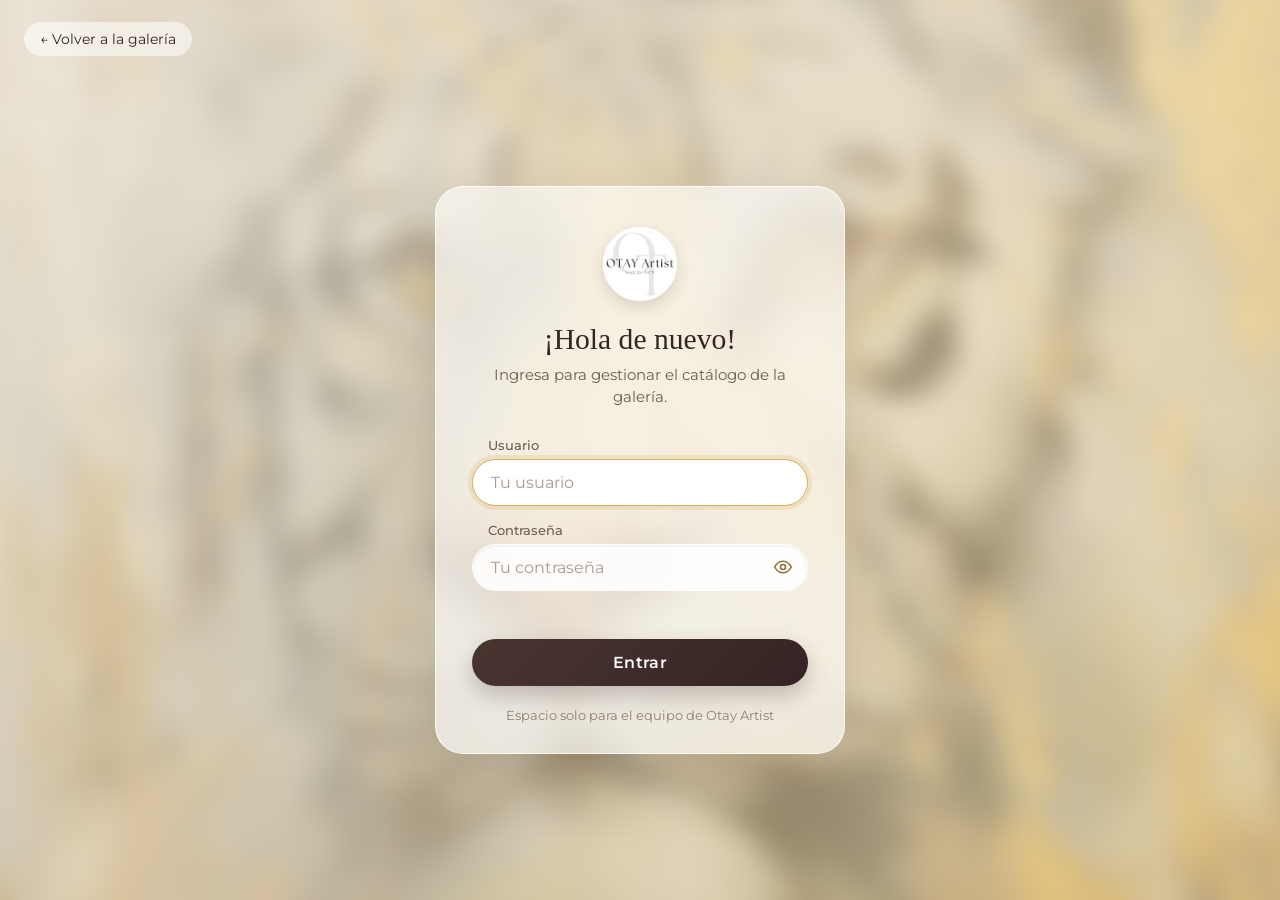
<file: PAGINAS/admin.html>
<!DOCTYPE html>
<html lang="es">
<head>
    <script src="../auth-admin.js"></script>
    <meta charset="UTF-8">
    <meta name="viewport" content="width=device-width, initial-scale=1.0">
    
    <title>Otay Artist</title>
    <link rel="icon" type="image/png" href="../IMAGENES/logootay_header.png">
    <link href="https://cdn.jsdelivr.net/npm/bootstrap@5.3.3/dist/css/bootstrap.min.css" rel="stylesheet"
        integrity="sha384-QWTKZyjpPEjISv5WaRU9OFeRpok6YctnYmDr5pNlyT2bRjXh0JMhjY6hW+ALEwIH" crossorigin="anonymous">
    <link rel="stylesheet" href="../styles.css">
    <script src="https://cdn.jsdelivr.net/npm/bootstrap@5.3.3/dist/js/bootstrap.bundle.min.js"
        integrity="sha384-YvpcrYf0tY3lHB60NNkmXc5s9fDVZLESaAA55NDzOxhy9GkcIdslK1eN7N6jIeHz"
        crossorigin="anonymous"></script>
</head>
<body>
    <header>
        <nav class="navbar navbar-expand-lg titulo sticky-top">
            <div class="container-fluid max-width-1200 px-lg-4">
                <a class="navbar-brand logo-link" href="admin.html">
                    <img src="../IMAGENES/logootay_header.png" alt="Otay Artist" class="logo-header">
                </a>

                <button class="navbar-toggler border-0" type="button" data-bs-toggle="collapse"
                    data-bs-target="#menuOtay" aria-controls="menuOtay" aria-expanded="false"
                    aria-label="Abrir navegación">
                    <span class="navbar-toggler-icon"></span>
                </button>

                <div class="collapse navbar-collapse" id="menuOtay">
                    <ul class="navbar-nav ms-auto mb-2 mb-lg-0 align-items-lg-center gap-lg-4">
                        <li class="nav-item">
                            <a class="nav-link nav-link-otay active" aria-current="page" href="admin.html">Bienvenida</a>
                        </li>
                        <li class="nav-item">
                            <a class="nav-link nav-link-otay" href="busqueda_admin.html">Búsqueda</a>
                        </li>
                        <li class="nav-item">
                            <a class="nav-link nav-link-otay" href="crud_admin.html">Cuadros</a>
                        </li>
                        <li class="nav-item">
                            <a class="nav-link nav-link-otay" href="reportes_admin.html">Reportes</a>
                        </li>
                        <li class="nav-item-login">
                            <a class="nav-link nav-link-otay" href="#" onclick="logout()">Cerrar Sesión</a>
                        </li>
                    </ul>

                </div>
            </div>
        </nav>
    </header>
    <br><br>
    <div class="contenedor-info">
    
        <center>
            <article class="info_index">
                <h1>Bienvenid@ Admin</h1>
        <p id="mensaje"></p>
                <br>
            </article>
        </center>
    </div>
    <br>
    <br>


    <script src="../eventos.js"></script>
    
</body>
</html>
</file>
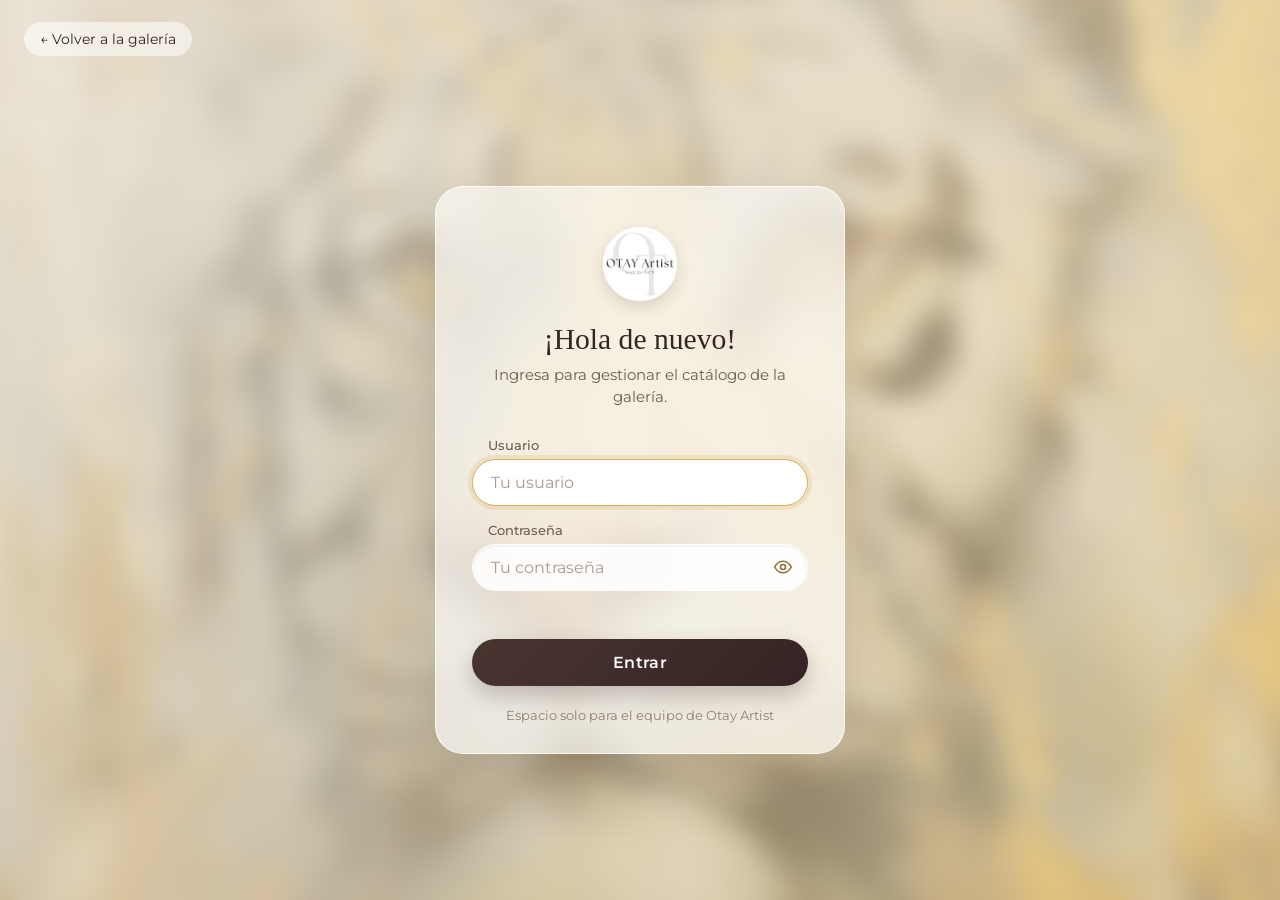
<file: PAGINAS/busqueda_admin.html>
<!DOCTYPE html>
<html lang="es">
<head>
    <script src="../auth-admin.js"></script>
    <meta charset="UTF-8">
    <meta name="viewport" content="width=device-width, initial-scale=1.0">
    
    <title>Búsqueda avanzada | Otay Artist</title>
    <link rel="icon" type="image/png" href="../IMAGENES/logootay_header.png">
    <link href="https://cdn.jsdelivr.net/npm/bootstrap@5.3.3/dist/css/bootstrap.min.css" rel="stylesheet"
        integrity="sha384-QWTKZyjpPEjISv5WaRU9OFeRpok6YctnYmDr5pNlyT2bRjXh0JMhjY6hW+ALEwIH" crossorigin="anonymous">
    <link rel="stylesheet" href="../styles.css">
    <script src="https://cdn.jsdelivr.net/npm/bootstrap@5.3.3/dist/js/bootstrap.bundle.min.js"
        integrity="sha384-YvpcrYf0tY3lHB60NNkmXc5s9fDVZLESaAA55NDzOxhy9GkcIdslK1eN7N6jIeHz"
        crossorigin="anonymous"></script>
</head>
<body>
    <header>
        <nav class="navbar navbar-expand-lg titulo sticky-top">
            <div class="container-fluid max-width-1200 px-lg-4">
                <a class="navbar-brand logo-link" href="admin.html">
                    <img src="../IMAGENES/logootay_header.png" alt="Otay Artist" class="logo-header">
                </a>

                <button class="navbar-toggler border-0" type="button" data-bs-toggle="collapse"
                    data-bs-target="#menuOtay" aria-controls="menuOtay" aria-expanded="false"
                    aria-label="Abrir navegación">
                    <span class="navbar-toggler-icon"></span>
                </button>

                <div class="collapse navbar-collapse" id="menuOtay">
                    <ul class="navbar-nav ms-auto mb-2 mb-lg-0 align-items-lg-center gap-lg-4">
                        <li class="nav-item">
                            <a class="nav-link nav-link-otay" href="admin.html">Bienvenida</a>
                        </li>
                        <li class="nav-item">
                            <a class="nav-link nav-link-otay active" aria-current="page" href="busqueda_admin.html">Búsqueda</a>
                        </li>
                        <li class="nav-item">
                            <a class="nav-link nav-link-otay" href="crud_admin.html">Cuadros</a>
                        </li>
                        <li class="nav-item">
                            <a class="nav-link nav-link-otay" href="reportes_admin.html">Reportes</a>
                        </li>
                        <li class="nav-item-login">
                            <a class="nav-link nav-link-otay" href="#" onclick="logout()">Cerrar Sesión</a>
                        </li>
                    </ul>

                </div>
            </div>
        </nav>
    </header>
    
    <main class="container my-5" style="max-width:1200px">
        <div class="mb-4">
            <h1 class="h3 mb-1">Búsqueda avanzada</h1>
            <p class="text-muted mb-0">Combina filtros para encontrar cuadros por texto, precio, descuento o tamaño.</p>
        </div>

        <form id="form-busqueda" class="busqueda-panel" autocomplete="off">
            <div class="row g-3">
                <div class="col-lg-6">
                    <label class="form-label" for="b-texto">Palabras clave</label>
                    <input class="form-control" id="b-texto" name="texto" type="search"
                        placeholder="Ej.: bodegón uvas, tigre, flores azules">
                    <div class="d-flex flex-wrap gap-3 mt-2 small">
                        <span class="text-muted">Buscar en:</span>
                        <div class="form-check">
                            <input class="form-check-input" type="checkbox" id="b-en-nombre" name="enNombre" checked>
                            <label class="form-check-label" for="b-en-nombre">Nombre</label>
                        </div>
                        <div class="form-check">
                            <input class="form-check-input" type="checkbox" id="b-en-descripcion" name="enDescripcion" checked>
                            <label class="form-check-label" for="b-en-descripcion">Descripción</label>
                        </div>
                        <div class="form-check">
                            <input class="form-check-input" type="checkbox" id="b-en-categoria" name="enCategoria">
                            <label class="form-check-label" for="b-en-categoria">Categoría</label>
                        </div>
                    </div>
                </div>
                <div class="col-sm-6 col-lg-3">
                    <label class="form-label" for="b-categoria">Categoría</label>
                    <select class="form-select" id="b-categoria" name="categoria">
                        <option value="">Todas</option>
                    </select>
                </div>
                <div class="col-sm-6 col-lg-3">
                    <label class="form-label" for="b-orden">Ordenar por</label>
                    <select class="form-select" id="b-orden" name="orden">
                        <option value="relevancia">ID (ascendente)</option>
                        <option value="id-desc">Más recientes</option>
                        <option value="precio-asc">Precio: menor a mayor</option>
                        <option value="precio-desc">Precio: mayor a menor</option>
                        <option value="nombre-asc">Nombre: A - Z</option>
                        <option value="nombre-desc">Nombre: Z - A</option>
                        <option value="descuento">Mayor descuento</option>
                    </select>
                </div>

                <div class="col-sm-6 col-lg-3">
                    <label class="form-label">Precio final (S/)</label>
                    <div class="input-group">
                        <input class="form-control" name="precioMin" type="number" min="0" step="1" placeholder="Mín." aria-label="Precio mínimo">
                        <input class="form-control" name="precioMax" type="number" min="0" step="1" placeholder="Máx." aria-label="Precio máximo">
                    </div>
                </div>
                <div class="col-sm-6 col-lg-3">
                    <label class="form-label" for="b-oferta">Descuento</label>
                    <div class="input-group">
                        <select class="form-select" id="b-oferta" name="oferta">
                            <option value="">Todos</option>
                            <option value="con">Con descuento</option>
                            <option value="sin">Sin descuento</option>
                        </select>
                        <input class="form-control" name="descuentoMin" type="number" min="0" max="90" step="1"
                            placeholder="Mín. %" aria-label="Descuento mínimo en porcentaje">
                    </div>
                </div>
                <div class="col-sm-6 col-lg-3">
                    <label class="form-label" for="b-formato">Formato</label>
                    <select class="form-select" id="b-formato" name="formato">
                        <option value="">Todos</option>
                        <option value="Vertical">Vertical</option>
                        <option value="Horizontal">Horizontal</option>
                        <option value="Cuadrado">Cuadrado</option>
                    </select>
                </div>
                <div class="col-sm-6 col-lg-3">
                    <label class="form-label">Tamaño mínimo (cm)</label>
                    <div class="input-group">
                        <input class="form-control" name="anchoMin" type="number" min="0" step="1" placeholder="Ancho" aria-label="Ancho mínimo">
                        <input class="form-control" name="altoMin" type="number" min="0" step="1" placeholder="Alto" aria-label="Alto mínimo">
                    </div>
                </div>
            </div>

            <div class="d-flex flex-wrap align-items-center gap-2 mt-3">
                <div id="filtros-activos" class="d-flex flex-wrap gap-2 flex-grow-1" aria-live="polite"></div>
                <button class="btn btn-link btn-sm text-dark" type="reset">Limpiar filtros</button>
            </div>
        </form>

        <div class="row g-3 my-3">
            <div class="col-6 col-md-3"><div class="busqueda-dato"><span>Resultados</span><strong id="r-total">0</strong></div></div>
            <div class="col-6 col-md-3"><div class="busqueda-dato"><span>Precio promedio</span><strong id="r-promedio">—</strong></div></div>
            <div class="col-6 col-md-3"><div class="busqueda-dato"><span>Rango de precios</span><strong id="r-rango">—</strong></div></div>
            <div class="col-6 col-md-3"><div class="busqueda-dato"><span>En oferta</span><strong id="r-ofertas">0</strong></div></div>
        </div>

        <div class="table-responsive busqueda-tabla">
            <table class="table table-hover align-middle mb-0 tabla-admin">
                <thead class="table-light">
                    <tr>
                        <th>ID</th><th></th><th>Obra</th><th>Categoría</th><th>Medidas</th>
                        <th class="text-end">Precio</th><th class="text-center">Desc.</th><th></th>
                    </tr>
                </thead>
                <tbody id="resultados-busqueda"></tbody>
            </table>
            <p id="sin-resultados-admin" class="text-center text-muted py-4 mb-0 d-none">
                Ningún cuadro cumple todos los filtros. Prueba quitando alguno.
            </p>
        </div>
    </main>

    <script src="../catalogo.js"></script>
    <script src="../busqueda_admin.js"></script>
    <script src="../eventos.js"></script>
    
</body>
</html>
</file>
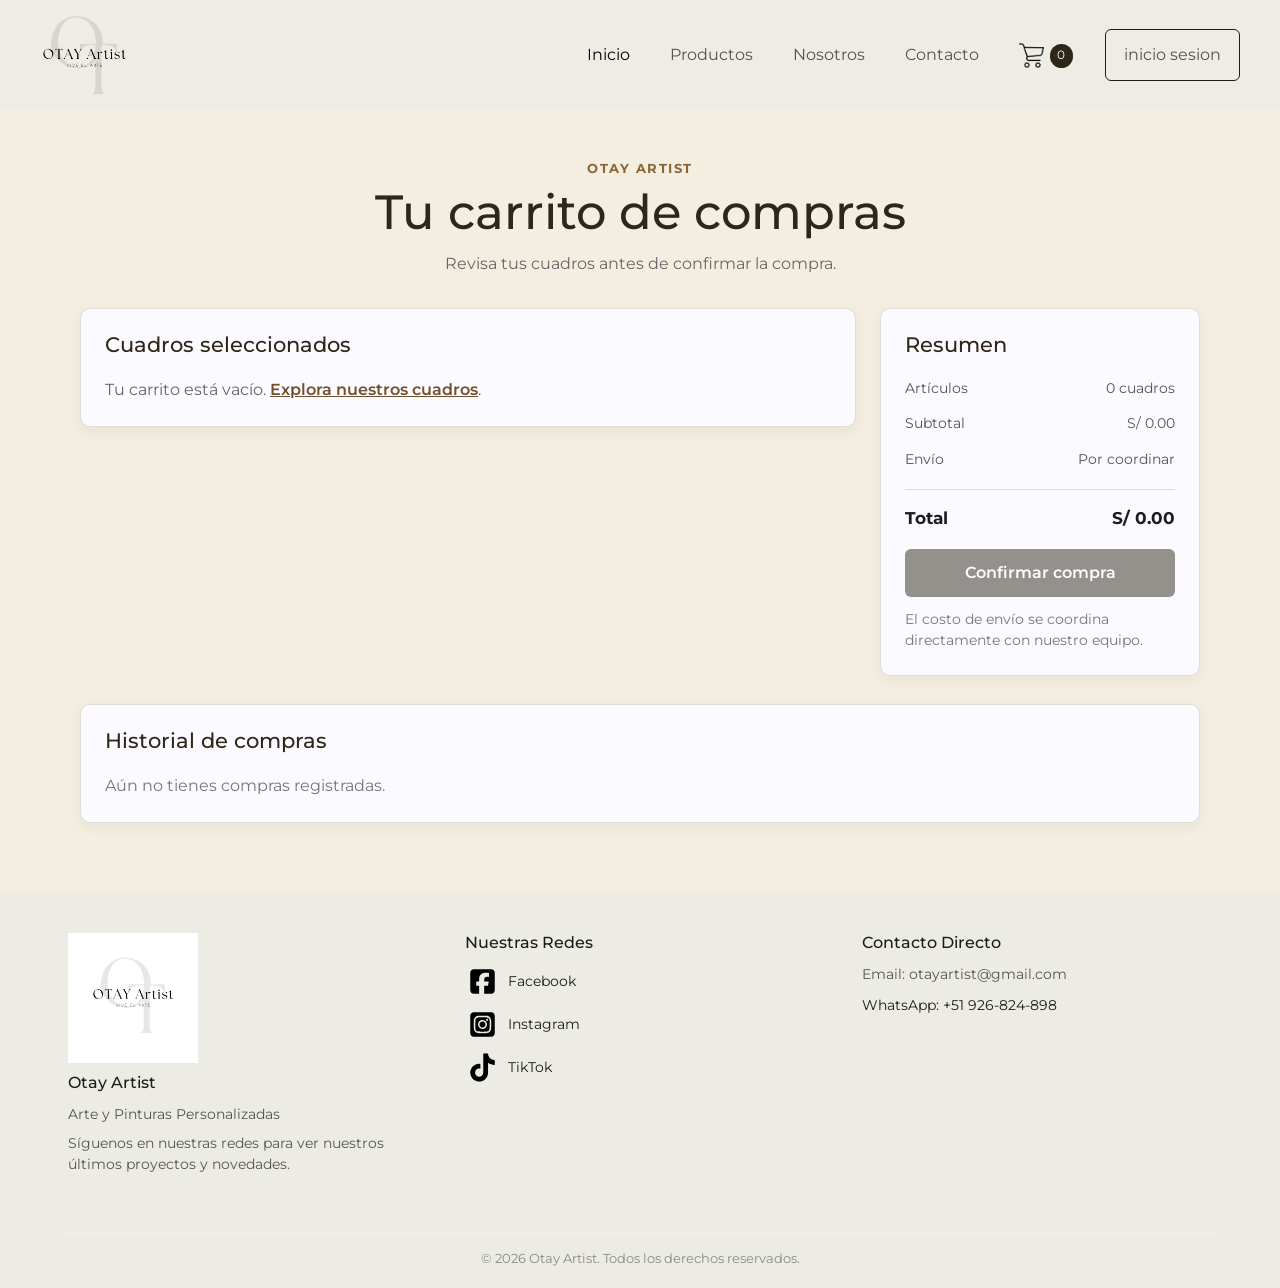
<file: PAGINAS/carrito.html>
<!DOCTYPE html>
<html lang="es">

<head>
    <meta charset="UTF-8">
    <meta name="viewport" content="width=device-width, initial-scale=1.0">
    <title>Carrito de compras | Otay Artist</title>
    <link rel="icon" type="image/png" href="../IMAGENES/logootay_header.png">
    <link href="https://cdn.jsdelivr.net/npm/bootstrap@5.3.3/dist/css/bootstrap.min.css" rel="stylesheet"
        integrity="sha384-QWTKZyjpPEjISv5WaRU9OFeRpok6YctnYmDr5pNlyT2bRjXh0JMhjY6hW+ALEwIH" crossorigin="anonymous">
    <link rel="stylesheet" href="../styles.css">
    <script src="https://cdn.jsdelivr.net/npm/bootstrap@5.3.3/dist/js/bootstrap.bundle.min.js"
        integrity="sha384-YvpcrYf0tY3lHB60NNkmc5s9fDVZLESaAA55NDzOxhy9GkcIdslK1eN7N6jIeHz"
        crossorigin="anonymous"></script>
</head>

<body>
    <nav class="navbar navbar-expand-lg titulo sticky-top">
        <div class="container-fluid max-width-1200 px-lg-4">
                <a class="navbar-brand logo-link" href="../index.html">
                    <img src="../IMAGENES/logootay_header.png" alt="Otay Artist" class="logo-header">
                </a>

                <button class="navbar-toggler border-0" type="button" data-bs-toggle="collapse"
                    data-bs-target="#menuOtay" aria-controls="menuOtay" aria-expanded="false"
                    aria-label="Abrir navegación">
                    <span class="navbar-toggler-icon"></span>
                </button>

                <div class="collapse navbar-collapse" id="menuOtay">
                    <ul class="navbar-nav ms-auto mb-2 mb-lg-0 align-items-lg-center gap-lg-4">
                        <li class="nav-item">
                            <a class="nav-link nav-link-otay active" href="../index.html">Inicio</a>
                        </li>
                        <li class="nav-item">
                            <a class="nav-link nav-link-otay" href="productos.html">Productos</a>
                        </li>
                        <li class="nav-item">
                            <a class="nav-link nav-link-otay" href="nosotros.html">Nosotros</a>
                        </li>
                        <li class="nav-item">
                            <a class="nav-link nav-link-otay" href="contacto.html">Contacto</a>
                        </li>
                        <li class="nav-item">
                            <a class="nav-link nav-link-otay" href="carrito.html" aria-label="Carrito de compras"><img class="icono-carrito" src="../IMAGENES/carrito-de-compras.png" alt="Carrito"><span class="contador-carrito" aria-label="0 productos en el carrito">0</span></a>
                        </li>
                        <li class="nav-item-login">
                            <a class="nav-link nav-link-otay" href="login.html">inicio sesion</a>
                        </li>
                    </ul>

                </div>
            </div>
    </nav>

    <main class="pagina-carrito">
        <header class="encabezado-carrito">
            <p class="etiqueta-carrito">Otay Artist</p>
            <h1>Tu carrito de compras</h1>
            <p>Revisa tus cuadros antes de confirmar la compra.</p>
        </header>

        <section class="seccion-carrito" aria-labelledby="titulo-carrito">
            <div class="carrito-panel">
                <h2 id="titulo-carrito">Cuadros seleccionados</h2>
                <p id="carrito-vacio" class="carrito-vacio d-none">
                    Tu carrito está vacío. <a href="productos.html">Explora nuestros cuadros</a>.
                </p>
                <div id="lista-carrito" class="lista-carrito"></div>
            </div>
            <aside class="resumen-carrito" aria-label="Resumen de compra">
                <h2>Resumen</h2>
                <p><span>Artículos</span><span id="cantidad-articulos">0 cuadros</span></p>
                <p><span>Subtotal</span><span id="subtotal-carrito">S/ 0.00</span></p>
                <p><span>Envío</span><span>Por coordinar</span></p>
                <div class="total-carrito"><strong>Total</strong><strong id="total-carrito">S/ 0.00</strong></div>
                <button id="confirmar-compra" class="boton-confirmar" type="button" disabled>
                    Confirmar compra
                </button>
                <small>El costo de envío se coordina directamente con nuestro equipo.</small>
            </aside>
        </section>

        <section class="seccion-historial" aria-labelledby="titulo-historial">
            <h2 id="titulo-historial">Historial de compras</h2>
            <div id="historial-compras" class="lista-historial"></div>
        </section>
    </main>

    <div class="footer-wrapper">
        <footer class="footer">
            <div>
                <img src="../IMAGENES/logootay.png" alt="Logo Otay Artist">
                <h3>Otay Artist</h3>
                <p>Arte y Pinturas Personalizadas</p>
                <p>Síguenos en nuestras redes para ver nuestros últimos proyectos y novedades.</p>
            </div>
            <div>
                <h3>Nuestras Redes</h3>
                <a href="https://www.facebook.com/share/1Ecgk5PPjs/" target="_blank" rel="noopener noreferrer"><img
                        class="face" src="../IMAGENES/facebook.svg" alt="Facebook"> Facebook</a><br>
                <a href="https://www.instagram.com/otayartist_oficial?igsi=d2FyZjk4bGd4dnV0" target="_blank"
                    rel="noopener noreferrer"><img class="ins" src="../IMAGENES/instagram.svg" alt="Instagram">
                    Instagram</a><br>
                <a href="https://www.tiktok.com/@otay.artist?_r=1&_t=ZS-99UWSYAgyCg" target="_blank"
                    rel="noopener noreferrer"><img class="tik" src="../IMAGENES/tiktok.svg" alt="TikTok"> TikTok</a>
            </div>
            <div>
                <h3>Contacto Directo</h3>
                <p>Email: otayartist@gmail.com</p>
                <a href="https://wa.me/51926824898" target="_blank" rel="noopener noreferrer">WhatsApp: +51
                    926-824-898</a>
            </div>
            <div class="footer-copy">
                <p>&copy; 2026 Otay Artist. Todos los derechos reservados.</p>
            </div>
        </footer>
    </div>
    <script src="../carrito.js"></script>
</body>

</html>
</file>
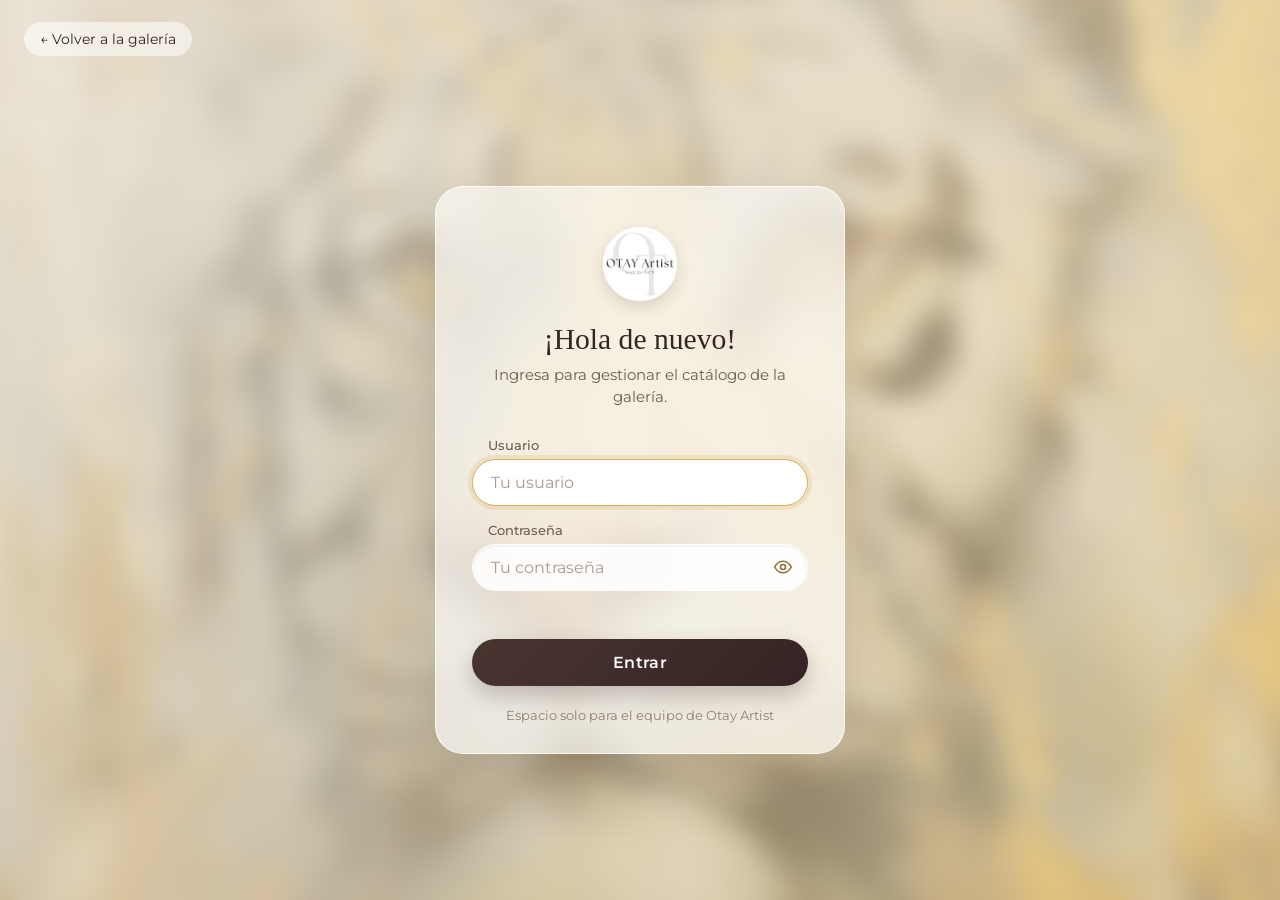
<file: PAGINAS/crud_admin.html>
<!DOCTYPE html>
<html lang="es">
<head>
    <script src="../auth-admin.js"></script>
    <meta charset="UTF-8">
    <meta name="viewport" content="width=device-width, initial-scale=1.0">
    
    <title>Gestión de cuadros | Otay Artist</title>
    <link rel="icon" type="image/png" href="../IMAGENES/logootay_header.png">
    <link href="https://cdn.jsdelivr.net/npm/bootstrap@5.3.3/dist/css/bootstrap.min.css" rel="stylesheet"
        integrity="sha384-QWTKZyjpPEjISv5WaRU9OFeRpok6YctnYmDr5pNlyT2bRjXh0JMhjY6hW+ALEwIH" crossorigin="anonymous">
    <link rel="stylesheet" href="../styles.css">
    <script src="https://cdn.jsdelivr.net/npm/bootstrap@5.3.3/dist/js/bootstrap.bundle.min.js"
        integrity="sha384-YvpcrYf0tY3lHB60NNkmXc5s9fDVZLESaAA55NDzOxhy9GkcIdslK1eN7N6jIeHz"
        crossorigin="anonymous"></script>
</head>
<body>
    <header>
        <nav class="navbar navbar-expand-lg titulo sticky-top">
            <div class="container-fluid max-width-1200 px-lg-4">
                <a class="navbar-brand logo-link" href="admin.html">
                    <img src="../IMAGENES/logootay_header.png" alt="Otay Artist" class="logo-header">
                </a>

                <button class="navbar-toggler border-0" type="button" data-bs-toggle="collapse"
                    data-bs-target="#menuOtay" aria-controls="menuOtay" aria-expanded="false"
                    aria-label="Abrir navegación">
                    <span class="navbar-toggler-icon"></span>
                </button>

                <div class="collapse navbar-collapse" id="menuOtay">
                    <ul class="navbar-nav ms-auto mb-2 mb-lg-0 align-items-lg-center gap-lg-4">
                        <li class="nav-item">
                            <a class="nav-link nav-link-otay" href="admin.html">Bienvenida</a>
                        </li>
                        <li class="nav-item">
                            <a class="nav-link nav-link-otay" href="busqueda_admin.html">Búsqueda</a>
                        </li>
                        <li class="nav-item">
                            <a class="nav-link nav-link-otay active" aria-current="page" href="crud_admin.html">Cuadros</a>
                        </li>
                        <li class="nav-item">
                            <a class="nav-link nav-link-otay" href="reportes_admin.html">Reportes</a>
                        </li>
                        <li class="nav-item-login">
                            <a class="nav-link nav-link-otay" href="#" onclick="logout()">Cerrar Sesión</a>
                        </li>
                    </ul>

                </div>
            </div>
        </nav>
    </header>
    
    <main class="container my-5" style="max-width:1200px">
        <div class="d-flex flex-wrap justify-content-between align-items-center gap-2 mb-3">
            <h1 class="h3 mb-0">Gestión de cuadros</h1>
            <div class="d-flex gap-2">
                <button class="btn btn-outline-secondary btn-sm" id="btn-restaurar" type="button">Restaurar catálogo</button>
                <button class="btn btn-dark" id="btn-nuevo" type="button">+ Nuevo cuadro</button>
            </div>
        </div>

        <div id="aviso-crud" class="alert d-none" role="status"></div>

        <div class="d-flex align-items-center gap-3 mb-3">
            <input type="search" id="filtro-admin" class="form-control" placeholder="Filtrar por nombre, categoría o descripción..." aria-label="Filtrar cuadros">
            <select id="orden-admin" class="form-select w-auto" aria-label="Ordenar cuadros">
                <option value="id-asc">Más antiguos primero</option>
                <option value="id-desc">Más recientes primero</option>
                <option value="precio-asc">Precio: menor a mayor</option>
                <option value="precio-desc">Precio: mayor a menor</option>
                <option value="nombre-asc">Nombre: A → Z</option>
                <option value="descuento">Mayor descuento</option>
            </select>
            <span id="contador-cuadros" class="text-muted text-nowrap small"></span>
        </div>

        <div class="table-responsive">
            <table class="table table-hover align-middle tabla-admin">
                <thead class="table-light">
                    <tr>
                        <th>ID</th><th>Imagen</th><th>Nombre</th><th>Categoría</th>
                        <th>Dimensiones</th><th>Precio final</th><th>Acciones</th>
                    </tr>
                </thead>
                <tbody id="tabla-cuadros"></tbody>
            </table>
        </div>
    </main>

    <!-- Modal crear / editar -->
    <div class="modal fade" id="modal-cuadro" tabindex="-1" aria-labelledby="titulo-modal" aria-hidden="true">
        <div class="modal-dialog modal-lg modal-dialog-scrollable">
            <form class="modal-content" id="form-cuadro" novalidate>
                <div class="modal-header">
                    <h2 class="modal-title h5" id="titulo-modal">Nuevo cuadro</h2>
                    <button type="button" class="btn-close" data-bs-dismiss="modal" aria-label="Cerrar"></button>
                </div>
                <div class="modal-body">
                    <div id="error-general" class="alert alert-danger d-none"></div>
                    <input type="hidden" name="id">
                    <div class="row g-3">
                        <div class="col-md-6">
                            <label class="form-label" for="cuadro-nombre">Nombre</label>
                            <input class="form-control" id="cuadro-nombre" name="nombre" maxlength="80" required>
                            <div class="invalid-feedback"></div>
                        </div>
                        <div class="col-md-6">
                            <label class="form-label" for="cuadro-categoria">Categoría</label>
                            <input class="form-control" id="cuadro-categoria" name="categoria" list="lista-categorias" required>
                            <datalist id="lista-categorias">
                                <option value="Óleo sobre lienzo"></option>
                                <option value="Retrato al óleo sobre lienzo"></option>
                                <option value="Acrílico sobre lienzo"></option>
                            </datalist>
                            <div class="invalid-feedback"></div>
                        </div>
                        <div class="col-12">
                            <label class="form-label" for="cuadro-descripcion">Descripción</label>
                            <textarea class="form-control" id="cuadro-descripcion" name="descripcion" rows="3" maxlength="400" required></textarea>
                            <div class="invalid-feedback"></div>
                        </div>
                        <div class="col-md-4">
                            <label class="form-label" for="cuadro-dimensiones">Dimensiones</label>
                            <input class="form-control" id="cuadro-dimensiones" name="dimensiones" placeholder="80 x 100 cm" required>
                            <div class="invalid-feedback"></div>
                        </div>
                        <div class="col-md-4">
                            <label class="form-label" for="cuadro-precio">Precio (S/)</label>
                            <input class="form-control" id="cuadro-precio" name="precio" type="number" min="1" step="0.01" required>
                            <div class="invalid-feedback"></div>
                        </div>
                        <div class="col-md-4">
                            <label class="form-label" for="cuadro-descuento">Descuento (%)</label>
                            <input class="form-control" id="cuadro-descuento" name="descuento" type="number" min="0" max="90" step="1">
                            <div class="invalid-feedback"></div>
                        </div>
                        <div class="col-md-8">
                            <label class="form-label" for="cuadro-imagen">Imagen (ruta o archivo)</label>
                            <input class="form-control mb-2" id="cuadro-imagen" name="imagen" placeholder="../IMAGENES/p_img21.jpg" required>
                            <div class="invalid-feedback"></div>
                            <input class="form-control form-control-sm" id="cuadro-archivo" type="file" accept="image/*" aria-label="Subir imagen desde el equipo">
                            <div class="form-text">Máx. 400 KB si la subes desde tu equipo.</div>
                        </div>
                        <div class="col-md-4 text-center">
                            <img id="vista-previa" class="img-fluid rounded border d-none" style="max-height:160px" alt="Vista previa">
                        </div>
                    </div>
                </div>
                <div class="modal-footer">
                    <button type="button" class="btn btn-outline-secondary" data-bs-dismiss="modal">Cancelar</button>
                    <button type="submit" class="btn btn-dark">Guardar</button>
                </div>
            </form>
        </div>
    </div>

    <!-- Modal confirmar eliminación -->
    <div class="modal fade" id="modal-eliminar" tabindex="-1" aria-hidden="true">
        <div class="modal-dialog modal-dialog-centered">
            <div class="modal-content">
                <div class="modal-body">
                    <p class="mb-0">¿Eliminar <strong id="nombre-eliminar"></strong>? Esta acción no se puede deshacer.</p>
                </div>
                <div class="modal-footer">
                    <button type="button" class="btn btn-outline-secondary" data-bs-dismiss="modal">Cancelar</button>
                    <button type="button" class="btn btn-danger" id="confirmar-eliminar">Eliminar</button>
                </div>
            </div>
        </div>
    </div>

    <script src="../catalogo.js"></script>
    <script src="../admin_crud.js"></script>
    <script src="../eventos.js"></script>
    
</body>
</html>
</file>
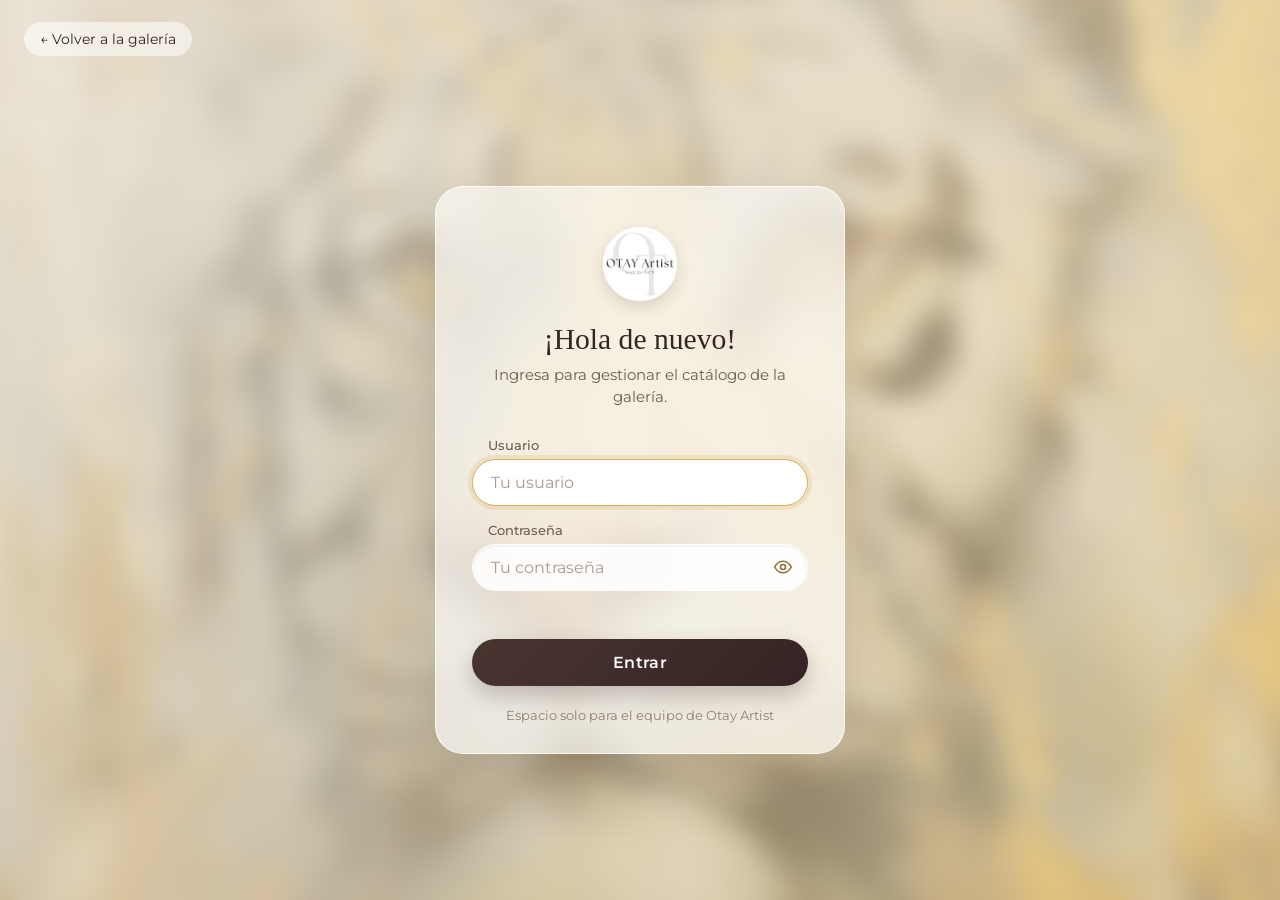
<file: PAGINAS/login.html>
<!DOCTYPE html>
<html lang="es">

<head>
    <meta charset="UTF-8">
    <meta name="viewport" content="width=device-width, initial-scale=1.0">
    <title>Iniciar sesión | Otay Artist</title>
    <link rel="icon" type="image/png" href="../IMAGENES/logootay_header.png">
    <link rel="stylesheet" href="../styles.css">
    <script>
        // Si ya hay sesión activa, ir directo al panel.
        if (localStorage.getItem("usuario")) window.location.replace("admin.html");
    </script>
</head>

<body class="pagina-login">
    <!-- Fondo: una obra de la galería, difuminada -->
    <div class="login-fondo" aria-hidden="true"></div>

    <a class="login-volver" href="../index.html">← Volver a la galería</a>

    <main class="login-centro">
        <section class="login-tarjeta">
            <a href="../index.html" class="login-logo">
                <img src="../IMAGENES/logootay_header.png" alt="Otay Artist">
            </a>

            <h1>¡Hola de nuevo!</h1>
            <p class="login-subtitulo">Ingresa para gestionar el catálogo de la galería.</p>

            <form class="login-formulario" onsubmit="login(event)" novalidate>
                <div class="login-campo">
                    <label for="username">Usuario</label>
                    <input type="text" id="username" name="username" autocomplete="username"
                        placeholder="Tu usuario" required autofocus>
                </div>

                <div class="login-campo">
                    <label for="password">Contraseña</label>
                    <div class="login-password">
                        <input type="password" id="password" name="password" autocomplete="current-password"
                            placeholder="Tu contraseña" required>
                        <button type="button" class="login-ver" id="ver-password"
                            aria-label="Mostrar contraseña" aria-pressed="false" title="Mostrar contraseña">
                            <!-- ojo abierto: contraseña oculta -->
                            <svg class="icono-ojo" viewBox="0 0 24 24" aria-hidden="true">
                                <path d="M2 12s3.6-7 10-7 10 7 10 7-3.6 7-10 7S2 12 2 12z" />
                                <circle cx="12" cy="12" r="3" />
                            </svg>
                            <!-- ojo tachado: contraseña visible -->
                            <svg class="icono-ojo-tachado" viewBox="0 0 24 24" aria-hidden="true">
                                <path d="M2 12s3.6-7 10-7c2 0 3.7.7 5.1 1.6M22 12s-3.6 7-10 7c-2 0-3.7-.7-5.1-1.6" />
                                <path d="M9.9 9.9a3 3 0 0 0 4.2 4.2" />
                                <path d="M3 3l18 18" />
                            </svg>
                        </button>
                    </div>
                </div>

                <p id="error" class="login-error" role="alert" aria-live="assertive"></p>

                <button type="submit" class="login-boton">Entrar</button>
            </form>

            <p class="login-nota">Espacio solo para el equipo de Otay Artist</p>
        </section>
    </main>

    <script src="../eventos.js"></script>
    <script>
        const botonVer = document.getElementById("ver-password");
        const inputPass = document.getElementById("password");
        botonVer.addEventListener("click", () => {
            const mostrar = inputPass.type === "password";
            inputPass.type = mostrar ? "text" : "password";
            const texto = mostrar ? "Ocultar contraseña" : "Mostrar contraseña";
            botonVer.setAttribute("aria-pressed", String(mostrar));
            botonVer.setAttribute("aria-label", texto);
            botonVer.title = texto;
            inputPass.focus();
        });
    </script>
</body>

</html>
</file>
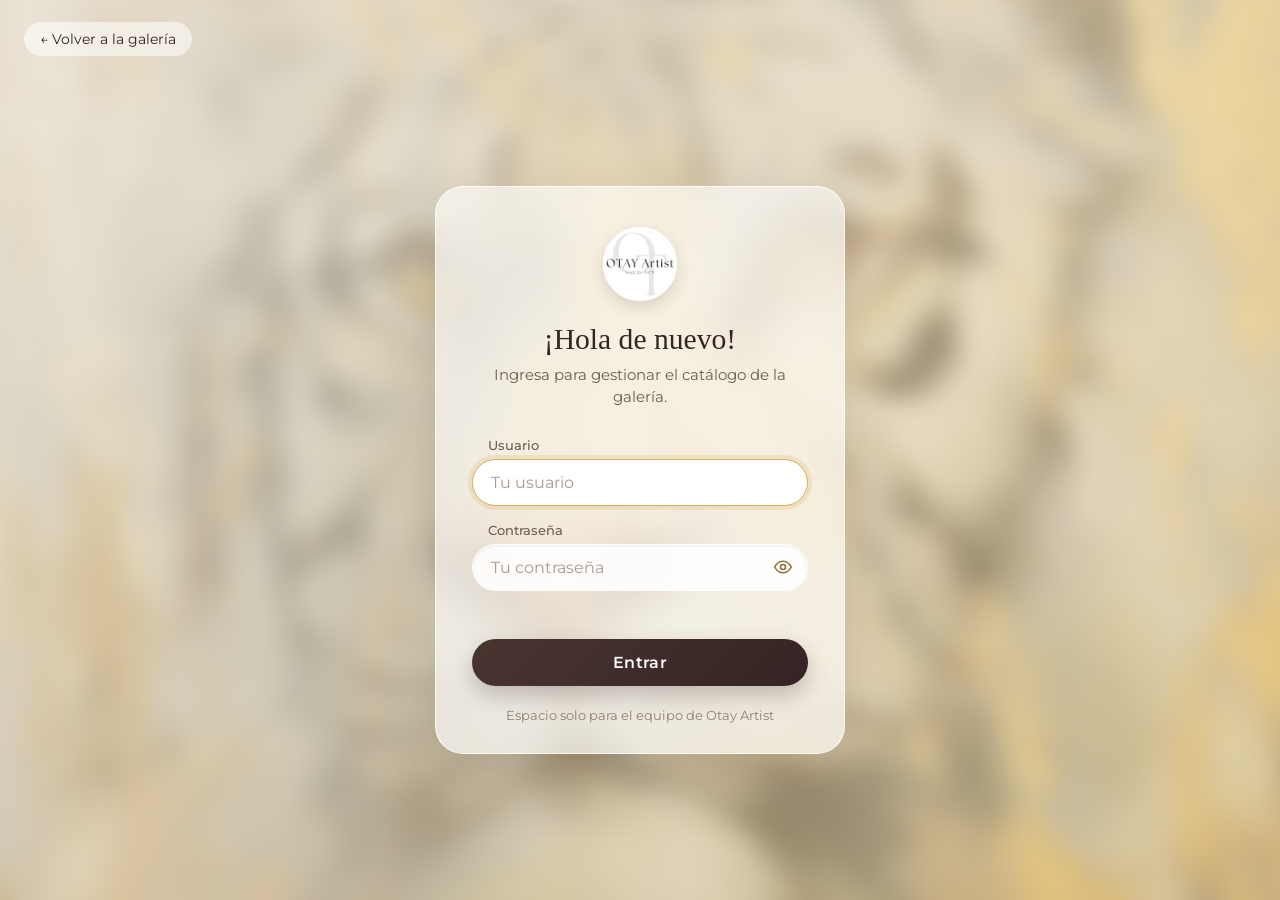
<file: PAGINAS/reportes_admin.html>
<!DOCTYPE html>
<html lang="es">

<head>
    <script src="../auth-admin.js"></script>
    <meta charset="UTF-8">
    <meta name="viewport" content="width=device-width, initial-scale=1.0">

    <title>Otay Artist</title>
    <link rel="icon" type="image/png" href="../IMAGENES/logootay_header.png">
    <link href="https://cdn.jsdelivr.net/npm/bootstrap@5.3.3/dist/css/bootstrap.min.css" rel="stylesheet"
        integrity="sha384-QWTKZyjpPEjISv5WaRU9OFeRpok6YctnYmDr5pNlyT2bRjXh0JMhjY6hW+ALEwIH" crossorigin="anonymous">
    <link rel="stylesheet" href="../styles.css">
    <script src="https://cdn.jsdelivr.net/npm/bootstrap@5.3.3/dist/js/bootstrap.bundle.min.js"
        integrity="sha384-YvpcrYf0tY3lHB60NNkmXc5s9fDVZLESaAA55NDzOxhy9GkcIdslK1eN7N6jIeHz"
        crossorigin="anonymous"></script>
</head>

<body>
    <header>
        <nav class="navbar navbar-expand-lg titulo sticky-top">
            <div class="container-fluid max-width-1200 px-lg-4">
                <a class="navbar-brand logo-link" href="admin.html">
                    <img src="../IMAGENES/logootay_header.png" alt="Otay Artist" class="logo-header">
                </a>

                <button class="navbar-toggler border-0" type="button" data-bs-toggle="collapse"
                    data-bs-target="#menuOtay" aria-controls="menuOtay" aria-expanded="false"
                    aria-label="Abrir navegación">
                    <span class="navbar-toggler-icon"></span>
                </button>

                <div class="collapse navbar-collapse" id="menuOtay">
                    <ul class="navbar-nav ms-auto mb-2 mb-lg-0 align-items-lg-center gap-lg-4">
                        <li class="nav-item">
                            <a class="nav-link nav-link-otay" href="admin.html">Bienvenida</a>
                        </li>
                        <li class="nav-item">
                            <a class="nav-link nav-link-otay" href="busqueda_admin.html">Búsqueda</a>
                        </li>
                        <li class="nav-item">
                            <a class="nav-link nav-link-otay" href="crud_admin.html">Cuadros</a>
                        </li>
                        <li class="nav-item">
                            <a class="nav-link nav-link-otay active" aria-current="page" href="reportes_admin.html">Reportes</a>
                        </li>
                        <li class="nav-item-login">
                            <a class="nav-link nav-link-otay" href="#" onclick="logout()">Cerrar Sesión</a>
                        </li>
                    </ul>

                </div>
            </div>
        </nav>
    </header>


    <main class="container my-5 reportes" style="max-width:1200px">
    <h1 class="h3 mb-4">Reporte de ventas 2026</h1>

    <!-- KPIs: el JS los llena solos -->
    <div id="kpis-reporte"></div>

    <div class="reportes-grid">
        <section class="reporte-tarjeta">
            <h2>Productos más vendidos</h2>
            <div class="grafico-caja">
                <canvas id="GraficoBarras"></canvas>
            </div>
        </section>

        <section class="reporte-tarjeta">
            <h2>Producto estrella por mes</h2>
            <div class="grafico-caja">
                <canvas id="GraficoBarras1"></canvas>
            </div>
        </section>

        <section class="reporte-tarjeta reporte-ancho">
            <h2>Evolución de ingresos mensuales (S/)</h2>
            <div class="grafico-caja">
                <canvas id="GraficoLineas"></canvas>
            </div>
        </section>

        <section class="reporte-tarjeta reporte-ancho">
            <h2>Ventas por categoría</h2>
            <div class="grafico-caja">
                <canvas id="GraficoCategorias"></canvas>
            </div>
        </section>
    </div>
</main>
    <br>
    <br>
    <script src="../catalogo.js"></script>
    <script src="https://cdn.jsdelivr.net/npm/chart.js"></script>
    <script src="../eventos.js"></script>
    <script src="../reportes.js"></script>


</body>

</html>
</file>
<file: styles.css>
@import url('https://fonts.googleapis.com/css2?family=Montserrat:wght@400;500;600;700&display=swap');

* {
    margin: 0;
    padding: 0;
    box-sizing: border-box;

}

body {
    font-family: 'Montserrat', sans-serif;
    background-color: #f4eee1;
    color: #1C1C1C;
}

.face {
    color: rgb(255, 255, 255);
    width: 40px;
    height: 40px;
}

.ins {
    width: 40px;
    height: 40px;
}

.tik {
    width: 40px;
    height: 40px;
}

.utp {
    width: 200px;
    height: 50px;
}

.titulo {
    width: 100%;
    background-color: #EEF0F2;
    padding: 14px 30px;
    border-bottom: 1px solid #EEF0F2;
}

.navbar-collapse {
    ul {
        display: flex;
        align-items: center;
    }
}

.logo-link {
    display: block;
    line-height: 0;
}

.logo-header {
    height: 84px;
    width: auto;
    display: block;
    mix-blend-mode: multiply;
    /* funde el fondo blanco del logo con el fondo del header */
}

.titulo nav {
    display: flex;
    align-items: center;
    gap: 38px;
    flex-wrap: wrap;
}

.titulo nav a {
    color: #1C1C1C;
    text-decoration: none;
    font-size: 14px;
    font-weight: 600;
    letter-spacing: 1.2px;
    text-transform: uppercase;
    position: relative;
    padding-bottom: 4px;
    transition: opacity 0.3s ease;
}

.titulo nav a::after {
    content: "";
    position: absolute;
    left: 0;
    bottom: 0;
    width: 0;
    height: 2px;
    background-color: #1C1C1C;
    transition: width 0.3s ease;
}

.titulo nav a:hover {
    opacity: 0.75;
}

.titulo nav a:hover::after {
    width: 100%;
}

.titulo h1 {
    font-family: 'montserrat', sans-serif;
    margin: 0 0 15px 0;
    color: #1C1C1C;
    font-size: 26px;

}

.contenedor-info {
    max-width: 900px;
    margin: 0 auto 24px;      /* centrado + espacio entre recuadros */
    padding: 1.5rem 1rem;
    text-align: center;
    background-color: #FAFAFF;
}

/* Recuadro 2: Misión y Visión lado a lado */
.contenedor-mv {
    display: grid;
    grid-template-columns: 1fr 1fr;
    gap: 2rem;
}

/* Línea divisoria entre las dos columnas */
.contenedor-mv .info_index + .info_index {
    border-left: 2px solid #e4dccb;
    padding-left: 2rem;
}

/* Por si .info_index tiene ancho o márgenes propios */
.contenedor-mv .info_index {
    width: auto;
    margin: 0;
}

/* En celular: una debajo de otra */
@media (max-width: 768px) {
    .contenedor-mv {
        grid-template-columns: 1fr;
        gap: 1.5rem;
    }

    .contenedor-mv .info_index + .info_index {
        border-left: none;
        border-top: 1px solid #e4dccb;
        padding-left: 0;
        padding-top: 1.5rem;
    }
}

.info_index {
    margin-top: 4%;
    /* Separación superior respecto al banner */
    margin-bottom: 4%;
}

/* Contenedor del menú */
.menu {
    display: flex;
    justify-content: center;
    align-items: center;
    gap: 60px;
    /* Separa los enlaces entre sí */
}

/* ENLACES DEL MENÚ */
.menu a {
    color: #1C1C1C;
    text-decoration: none;
    font-size: 25px;
    font-weight: 500;
    letter-spacing: 1px;
    transition: opacity 0.3s ease;
}

.menu a:hover {
    opacity: 0.6;
    /* Efecto suave al pasar el mouse */
}

/* PORTADA */
.portada {
    width: 100%;
    max-height: 420px;
    object-fit: cover;
    object-position: center 35%;
    display: block;
}

.imagen-slide {
    display: block;
    width: 100%;
    height: auto;
}

.subtitulo_productos {
    font-size: 13px;
    font-style: italic;
    color: #8a8a8a;
    margin-top: 6px;
    margin-bottom: 10px;
}

/* Contenedor de la lista de productos */
.lista_productos,
div[clas="lista_productos"] {
    display: flex;
    flex-wrap: wrap;
    /* Permite que las tarjetas bajes de fila en móviles */
    justify-content: center;
    /* Centra las tarjetas */
    gap: 20px;
    /* Separación constante entre tarjetas */
    max-width: 1400px;
    margin: 20px auto;
    padding: 0 15px;
}

/* Tarjeta individual */
.tarjeta_producto {
    flex: 1 1 280px;
    /* Crece, se encoge y tiene una base de 280px */
    max-width: 340px;
    /* Limite de ancho para pantallas grandes */
    box-sizing: border-box;
    text-align: left;
    background-color: #FAFAFF;
    border: 1px solid #EEF0F2;
    border-radius: 4px;
    overflow: hidden;
    box-shadow: 0 4px 14px rgba(28, 28, 28, 0.06);
    transition: transform 0.25s ease, box-shadow 0.25s ease;
}

.tarjeta_producto:hover {
    transform: translateY(-4px);
    box-shadow: 0 10px 24px rgba(28, 28, 28, 0.12);
}

/* Marco tipo "cuadro" alrededor de la imagen del producto */
.marco-imagen {
    padding: 14px 14px 6px 14px;
    background-color: #FAFAFF;
}

.tarjeta_producto img,
.producto {
    width: 100%;
    height: 210px;
    object-fit: cover;
    display: block;
    border: 1px solid #DADDD8;
    outline: 2px solid #1C1C1C;
    outline-offset: 0;
}

.tarjeta_producto .info_producto {
    padding: 18px 20px 22px 20px;

}

.tarjeta_producto h3 {
    font-size: 18px;
    color: #1C1C1C;
    margin-bottom: 8px;
}

/* Descripción */
.tarjeta_producto p {
    margin-top: 0;
    margin-bottom: 16px;
    font-size: 14px;
    color: #555555;
    line-height: 1.5;
    min-height: 60px;
}

.tarjeta_productos p {
    margin-top: 0;
    font-size: 14px;
    color: #555555;
    line-height: 1.5;
}

.tarjeta_productos .info_producto {
    background-color: #FAFAFF;
    width: 230px;
    height: 250px;
    font-size: 14px;
    padding: 14px 16px 18px 16px;

}

.tarjeta_productos img,
.producto1 {
    width: 200px;
    height: 250px;
    object-fit: cover;
    display: block;
    border: 1px solid #DADDD8;
    outline: 2px solid #1C1C1C;
    outline-offset: 0;
}

.tarjeta_productos:hover {
    transform: translateY(-4px);
    box-shadow: 0 10px 24px rgba(28, 28, 28, 0.12);
}

.tarjeta_producto .precio {
    display: inline-block;
    background-color: #1C1C1C;
    color: #FAFAFF;
    font-size: 14px;
    font-weight: 600;
    letter-spacing: 0.5px;
    padding: 10px 22px;
    border-radius: 3px;
}

.nota_precios {
    display: block;
    text-align: center;
    font-size: 12px;
    color: #8a8a8a;
    font-style: italic;
    margin-top: 22px;
}




/* Contenedor de comentarios */
.seccion-testimonios {
    display: flex;
    flex-wrap: wrap;
    /* Hace que sea responsivo */
    justify-content: center;
    /* Centra las 3 tarjetas */
    gap: 24px;
    /* Espacio entre cada tarjeta */
    max-width: 1200px;
    margin: 20px auto 50px auto;
    padding: 0 15px;
}

/* El título de los comentarios */
.seccion-testimonios h2 {
    flex: 1 0 100%;
    text-align: center;
    margin: 50px 0 30px 0;
    color: #1C1C1C;
    font-size: 26px;
}

/* Tarjeta individual de comentario */
.tarjeta-testimonio {
    flex: 1 1 280px;
    max-width: 340px;
    /* Límite de ancho para pantallas grandes */
    box-sizing: border-box;
    padding: 26px 24px;
    background-color: #FAFAFF;
    border: 1px solid #EEF0F2;
    border-radius: 6px;
    box-shadow: 0 4px 14px rgba(28, 28, 28, 0.06);
    transition: transform 0.25s ease, box-shadow 0.25s ease;
}

.tarjeta-testimonio:hover {
    transform: translateY(-4px);
    box-shadow: 0 10px 24px rgba(28, 28, 28, 0.1);
}

/* Alineación con el nombre pero no se muy bien que hace xd */
.tarjeta-testimonio header {
    display: flex;
    align-items: center;
    gap: 15px;
    margin-bottom: 15px;
}

/* Círculo con las iniciales del cliente */
.avatar-inicial {
    flex-shrink: 0;
    width: 48px;
    height: 48px;
    border-radius: 50%;
    background-color: #1C1C1C;
    color: #FAFAFF;
    display: flex;
    align-items: center;
    justify-content: center;
    font-size: 15px;
    font-weight: 600;
    letter-spacing: 0.5px;
}

.tarjeta-testimonio h3 {
    font-size: 16px;
    color: #1C1C1C;
    margin-bottom: 4px;
}

.tarjeta-testimonio .estrellas {
    color: #C9A227;
    font-size: 14px;
    letter-spacing: 2px;
}

.tarjeta-testimonio blockquote {
    font-size: 14px;
    color: #555555;
    line-height: 1.6;
    font-style: italic;
    border-left: 3px solid #DADDD8;
    padding-left: 14px;
    margin: 0;
}

/* footer con propiedades responsivas */
.footer {
    display: flex;
    flex-wrap: wrap;
    /* Permite que baje a 1 fila en celulares */
    justify-content: space-around;
    align-items: flex-start;
    gap: 30px;
    max-width: 1200px;
    margin: 50px auto 0 auto;
    padding: 40px 20px 20px 20px;
}

/* Las 3 primeras columnas (Marca, Redes, Contacto) */
.footer>div {
    flex: 1 1 250px;
    /* Cada columna ocupa como mínimo 250px */
    max-width: 350px;
}

.footer h3 {
    font-size: 16px;
    margin-bottom: 12px;
    color: #1C1C1C;
}

.footer p {
    font-size: 14px;
    color: #555555;
    line-height: 1.5;
    margin-bottom: 8px;
}

/* Enlaces de Redes Sociales */
.footer a {
    color: #1C1C1C;
    text-decoration: none;
    font-size: 14px;
    display: inline-flex;
    align-items: center;
    gap: 8px;
    margin-bottom: 8px;
}

.footer a:hover {
    opacity: 0.7;
}

/* Iconos de redes */
.face,
.ins,
.tik {
    width: 35px;
    height: 35px;
}

/* Logo UTP */
.utp {
    width: 240px;
    height: 50px;
    margin-top: 10px;
}

/* Copyright  */
.footer .footer-copy {
    flex: 1 0 100%;
    /* Ocupa el 100% de la fila */
    max-width: 100%;
    text-align: center;
    margin-top: 20px;
    padding-top: 15px;
    border-top: 1px solid #EEF0F2;
}

.footer .footer-copy p {
    margin-bottom: 0;
    font-size: 13px;
    color: #8a8a8a;
}

/* Sección Negocios Similares dentro del footer */
.footer .negocios-similares a {
    display: inline-flex;
    align-items: center;
    gap: 8px;
}

.footer .negocios-similares .icono-negocio {
    width: 20px;
    height: 20px;
    border-radius: 3px;
    flex-shrink: 0;
}

.footer .negocios-similares span {
    font-size: 12px;
    color: #8a8a8a;
    display: block;
    margin: 2px 0 10px 28px;
}


.footer-wrapper {
    background-color: #ECEBE4;
    margin-top: 60px;
}

.footer img[alt="Logo Otay Artist"] {
    width: 130px;
    height: auto;
    margin-bottom: 10px;
}


/* Contenedor general que centra pantallas pequeñas */
.contenedor-proceso {
    text-align: center;
    max-width: 900px;
    /* Ancho máximo para pantallas grandes */
    margin: 0 auto;
    padding: 0 1rem;
}

/* Título responsivo usando clamp() */
.contenedor-proceso h2 {
    font-size: clamp(1.5rem, 3.5vw, 2.5rem);
    font-weight: bold;
    text-decoration: underline;
    margin-bottom: 1.5rem;
}

/* Video responsivo  */
.contenedor-proceso video {
    width: 100%;
    height: auto;
    max-height: 500px;
    border-radius: 8px;
}

.navbar {
    top: 0;
    display: flex;
    justify-content: space-between;
    align-items: center;
    background-color: #EFECE6;
    padding: 0.5rem 1rem;
    position: sticky;
}


/* Botón Hamburguesa (oculto en pantallas grandes) */
.menu-btn {
    display: none;
    background: transparent;
    border: none;
    font-size: 28px;
    color: #1C1C1C;
    cursor: pointer;
    padding: 5px;
}

/* --- Responsive para pantallas menores a 768px --- */
@media (max-width: 768px) {
    .menu-btn {
        display: block;
        /* Muestra el botón ☰  */
    }

    .titulo nav {
        display: none;
        /* Oculta los enlaces por defecto */
        width: 100%;
        flex-direction: column;
        align-items: center;
        gap: 18px;
        padding-top: 15px;
        padding-bottom: 10px;
    }

    .titulo nav.active {
        display: flex;
        /* Se despliega al pulsar el botón ☰ */
    }
}

.info_index {
    padding: 50px;
    text-align: left;
    border-radius: 9px;
    margin-top: 20px;
    margin-bottom: 20px;
}

.info_index h2,
.info_index p {
    margin: 20px;
}

#info-busqueda {
    text-align: center;
    width: 100%;
    margin: 10px 0;
}

#btn-limpiar {
    padding-left: 20px;
    padding-right: 20px;
}

/* La tarjeta ocupa toda la altura de su fila */
.tarjeta_productos {
    display: flex;
    flex-direction: column;
    position: relative;

}

.info_producto {
    flex: 1;
}

/* Limita la descripción a 3 líneas y pone "..." si es más larga */
.prod-desc-p {
    display: -webkit-box;
    -webkit-line-clamp: 3;
    /* número máximo de líneas */
    line-clamp: 3;
    -webkit-box-orient: vertical;
    overflow: hidden;
}

.prod-desc-p.expandido {
    -webkit-line-clamp: unset;
    line-clamp: unset;
    display: block;
}

.btn-ver-mas {
    background: none;
    border: none;
    padding: 0;
    color: #8a5a2b;
    cursor: pointer;
    font-size: 0.9em;
    text-decoration: underline;
}

.boton-comprar {
    display: block;
    width: 100%;
    margin-top: auto;
    padding: 10px 16px;
    border: 0;
    border-radius: 6px;
    margin-bottom: 12px;
    background-color: #1C1C1C;
    color: #FAFAFF;
    font: inherit;
    font-size: 14px;
    font-weight: 600;
    text-align: center;
    text-decoration: none;
    transition: background-color 0.2s ease, transform 0.2s ease;
}

.boton-comprar:hover {
    background-color: #454545;
    color: #FAFAFF;
}

.boton-comprar:focus-visible {
    outline: 3px solid #C9A227;
    outline-offset: 3px;
}

.prod-titulo {
    height: 75px;
}

.nuestroequipo {
    padding: 20px;
    color: rgb(1, 1, 1);
    text-align: center;
    font-size: 40px;
    font-weight: bold;
}

.Integrantes {
    display: grid;
    gap: 8px;
    padding: 20px;
    grid-template-columns: repeat(auto-fit, minmax(200px, 1fr));

}

.card {
    background-color: #2e2619;
    color: #FAFAFF;
    display: flex;
    flex-direction: column;
    align-items: center;
    align-content: center;
    box-sizing: border-box;
    text-align: center;
    padding: 20px;
    margin: 10px;
    cursor: pointer;

    img {
        width: 200px;
        height: 200px;
        border-radius: 100%;
        margin-bottom: 10px;
        padding: 10px;
    }

    p {
        margin-top: 10px;
        text-align: justify;
    }


    h3 {
        margin-top: 10px;
        font-size: 24px;
    }

    .btn {
        color: #2e2619;
        background-color: rgb(231, 175, 107);
        width: 100%;
        margin-top: auto;
        border-radius: 6px;
        font-size: 15px;
        text-align: center;
        text-decoration: none;
        position: relative;
    }
}

.card:hover {
    box-shadow: 0 4px 14px rgb(231, 175, 107);
    animation: fadeIn 0.3s ease-in-out;
}

@keyframes fadeIn {
    from {
        transform: translateY(10px);
    }

    to {
        transform: translateY(0px);
    }
}

.seccion-organigrama {
    max-width: 1240px;
    margin: 48px auto 36px;
    padding: 38px 24px 44px;
    background: #FAFAFF;
    border: 1px solid #DADDD8;
    border-radius: 12px;
}

.seccion-organigrama__encabezado {
    margin-bottom: 34px;
    text-align: center;
}

.seccion-organigrama__etiqueta,
.organigrama__nivel {
    display: inline-block;
    color: #8a6538;
    font-size: 0.75rem;
    font-weight: 700;
    letter-spacing: 1.2px;
    text-transform: uppercase;
}

.seccion-organigrama__encabezado h2 {
    margin: 8px 0;
    color: #2e2619;
    font-size: clamp(1.8rem, 4vw, 2.5rem);
    font-weight: 700;
}

.seccion-organigrama__encabezado p {
    margin: 0;
    color: #555555;
}

.organigrama {
    display: flex;
    flex-direction: column;
    align-items: center;
}

.organigrama__coordinacion,
.organigrama__integrante {
    position: relative;
    padding: 22px;
    border-radius: 10px;
    box-shadow: 0 4px 14px rgba(28, 28, 28, 0.08);
}

.organigrama__coordinacion {
    z-index: 1;
    width: min(100%, 520px);
    color: #FAFAFF;
    background: #2e2619;
    border: 2px solid #e7af6b;
    text-align: center;
}

.organigrama__coordinacion::after {
    position: absolute;
    bottom: -34px;
    left: 50%;
    width: 2px;
    height: 34px;
    background: #C9A227;
    content: "";
}

.organigrama__coordinacion .organigrama__nivel {
    color: #e7af6b;
}

.organigrama__coordinacion h3,
.organigrama__integrante h3 {
    margin: 10px 0 6px;
    font-size: 1.12rem;
    font-weight: 700;
}

.organigrama__cargo {
    margin: 0 0 10px;
    color: #a9793e;
    font-size: 0.92rem;
    font-weight: 700;
}

.organigrama__coordinacion .organigrama__cargo {
    color: #e7af6b;
}

.organigrama__coordinacion p:last-child,
.organigrama__integrante p:last-child {
    margin-bottom: 0;
    font-size: 0.9rem;
    line-height: 1.6;
}

.organigrama__equipo {
    position: relative;
    display: grid;
    grid-template-columns: repeat(4, minmax(0, 1fr));
    gap: 18px;
    width: 100%;
    margin-top: 34px;
    padding-top: 30px;
}

.organigrama__equipo::before {
    position: absolute;
    top: 0;
    right: 12.5%;
    left: 12.5%;
    height: 2px;
    background: #C9A227;
    content: "";
}

.organigrama__integrante {
    background: #f4eee1;
    border: 1px solid #e7af6b;
    color: #1C1C1C;
}

.organigrama__integrante::before {
    position: absolute;
    top: -30px;
    left: 50%;
    width: 2px;
    height: 30px;
    background: #C9A227;
    content: "";
}

.organigrama__integrante h3 {
    font-size: 1rem;
}

@media (max-width: 900px) {
    .organigrama__equipo {
        grid-template-columns: repeat(2, minmax(0, 1fr));
        gap: 18px;
        margin-top: 26px;
        padding-top: 0;
    }

    .organigrama__equipo::before,
    .organigrama__coordinacion::after,
    .organigrama__integrante::before {
        display: none;
    }
}

@media (max-width: 560px) {
    .seccion-organigrama {
        margin: 30px 14px;
        padding: 30px 16px;
    }

    .organigrama__equipo {
        grid-template-columns: 1fr;
    }


    .organigrama__coordinacion,
    .organigrama__integrante {
        padding: 18px;
    }
}

/* Matriz de responsabilidades*/

.contenedor_matriz {
    max-width: 1000px;
    margin: 0 auto;

    h1 {
        font-size: 26px;
        font-weight: normal;
        border-bottom: 2px solid #e2ded6;
        padding-bottom: 10px;
        margin-bottom: 20px;
        font-family: "Georgia", serif;
        text-align: center;
        /* <-- Aquí se centra el título */
    }
}



.table-wrapper {
    overflow-x: auto;
    border: 2px solid #a8a39a;
    background-color: #ffffff;
}

table {
    width: 100%;
    border-collapse: collapse;
    text-align: center;
}

th,
td {
    border: 1px solid #b8b3aa;
    padding: 10px 8px;
    font-size: 13px;
}

th {
    background-color: #e6e3da;
    font-weight: bold;
    color: #222;
}

/* Primera columna (Actividades) alineada a la izquierda */
td:first-child,
th:first-child {
    text-align: left;
    width: 28%;
}

/* Celdas con siglas (R, C, I) */
td:not(:first-child) {
    font-weight: 500;
}

/* Fila de leyenda inferior */
.legend-row td {
    background-color: #f4f1ea;
    text-align: left;
    font-size: 11px;
    padding: 12px;
    vertical-align: top;
    border-top: 2px solid #a8a39a;
}

.legend-item {
    margin-bottom: 4px;
}

.legend-item strong {
    font-size: 12px;
}


/* Estilos para la sección de login */

.nav-item-login {
    border: 1px solid #1C1C1C;
    border-radius: 6px;
    padding: 5px 10px;
    transition: 1s;
}

.nav-item-login:hover {
    border: 1px solid #1C1C1C;
    border-radius: 6px;
    background-color: #3a31318e;
}

/* ---------- Página de login ---------- */
.pagina-login {
    margin: 0;
    min-height: 100vh;
    background-color: #f4eee1;
    overflow-x: hidden;
}

/* Obra de fondo difuminada con un velo cálido */
.login-fondo {
    position: fixed;
    inset: -40px;
    z-index: -1;
    background:
        linear-gradient(135deg, rgba(244, 238, 225, 0.78) 0%, rgba(226, 194, 122, 0.45) 100%),
        url("IMAGENES/p_img3.jpg") center / cover no-repeat;
    filter: blur(14px) saturate(1.1);
    animation: login-respirar 18s ease-in-out infinite alternate;
}

@keyframes login-respirar {
    from { transform: scale(1); }
    to   { transform: scale(1.06); }
}

.login-volver {
    position: absolute;
    top: 22px;
    left: 24px;
    padding: 8px 16px;
    border-radius: 999px;
    background: rgba(255, 255, 255, 0.55);
    backdrop-filter: blur(6px);
    color: #352424;
    text-decoration: none;
    font-size: 0.88rem;
    transition: background 0.2s;
}

.login-volver:hover {
    background: rgba(255, 255, 255, 0.85);
}

.login-centro {
    min-height: 100vh;
    display: flex;
    align-items: center;
    justify-content: center;
    padding: 80px 20px 40px;
}

/* Tarjeta tipo cristal */
.login-tarjeta {
    width: 100%;
    max-width: 410px;
    padding: 40px 36px 30px;
    border-radius: 28px;
    background: rgba(255, 255, 255, 0.62);
    backdrop-filter: blur(18px);
    -webkit-backdrop-filter: blur(18px);
    border: 1px solid rgba(255, 255, 255, 0.75);
    box-shadow: 0 24px 60px rgba(53, 36, 36, 0.18);
    text-align: center;
    animation: login-aparecer 0.7s ease-out both;
}

@keyframes login-aparecer {
    from { opacity: 0; transform: translateY(18px); }
    to   { opacity: 1; transform: translateY(0); }
}

.login-logo img {
    width: 74px;
    height: 74px;
    object-fit: cover;
    border-radius: 50%;
    border: 3px solid #fff;
    box-shadow: 0 6px 16px rgba(53, 36, 36, 0.15);
    margin-bottom: 18px;
}

.login-tarjeta h1 {
    font-family: "Georgia", serif;
    font-size: 1.85rem;
    font-weight: 400;
    color: #352424;
    margin: 0 0 8px;
}

.login-subtitulo {
    color: #6b5d52;
    font-size: 0.93rem;
    line-height: 1.5;
    margin: 0 0 28px;
}

.login-formulario {
    display: flex;
    flex-direction: column;
    gap: 16px;
    text-align: left;
}

.login-campo {
    display: flex;
    flex-direction: column;
    gap: 6px;
}

.login-campo label {
    font-size: 0.82rem;
    font-weight: 500;
    color: #6b5d52;
    padding-left: 16px;
}

.login-campo input {
    width: 100%;
    font-family: 'Montserrat', sans-serif;
    font-size: 0.98rem;
    padding: 13px 18px;
    border: 1px solid transparent;
    border-radius: 999px;
    background-color: rgba(255, 255, 255, 0.9);
    color: #1C1C1C;
    box-shadow: inset 0 1px 3px rgba(53, 36, 36, 0.08);
    transition: border-color 0.2s, box-shadow 0.2s, background-color 0.2s;
}

.login-campo input::placeholder {
    color: #a89c90;
}

.login-campo input:focus {
    outline: none;
    background-color: #fff;
    border-color: #d4ad5c;
    box-shadow: 0 0 0 4px rgba(212, 173, 92, 0.22);
}

.login-campo input.login-invalido {
    border-color: #d77a6f;
    box-shadow: 0 0 0 4px rgba(215, 122, 111, 0.18);
}

.login-password {
    position: relative;
}

.login-password input {
    padding-right: 52px;
}

/* Oculta el ojo propio de Edge/IE para que solo quede nuestro botón */
.login-password input::-ms-reveal,
.login-password input::-ms-clear {
    display: none;
}

.login-ver {
    position: absolute;
    right: 6px;
    top: 50%;
    transform: translateY(-50%);
    width: 38px;
    height: 38px;
    display: grid;
    place-items: center;
    border: none;
    border-radius: 50%;
    background: transparent;
    color: #8a6a2c;
    cursor: pointer;
    transition: background 0.2s, color 0.2s;
}

.login-ver:hover,
.login-ver:focus-visible {
    background: #f4eee1;
    color: #352424;
    outline: none;
}

.login-ver svg {
    width: 20px;
    height: 20px;
    fill: none;
    stroke: currentColor;
    stroke-width: 1.8;
    stroke-linecap: round;
    stroke-linejoin: round;
}

.login-ver .icono-ojo-tachado,
.login-ver[aria-pressed="true"] .icono-ojo {
    display: none;
}

.login-ver[aria-pressed="true"] .icono-ojo-tachado {
    display: block;
}

.login-error {
    min-height: 1.2em;
    margin: -4px 0 0;
    padding-left: 16px;
    color: #b4463b;
    font-size: 0.85rem;
}

.login-boton {
    margin-top: 4px;
    font-family: 'Montserrat', sans-serif;
    font-size: 1rem;
    font-weight: 600;
    letter-spacing: 0.02em;
    padding: 14px;
    border: none;
    border-radius: 999px;
    background: linear-gradient(135deg, #4a3430 0%, #352424 100%);
    color: #FAFAFF;
    cursor: pointer;
    box-shadow: 0 10px 22px rgba(53, 36, 36, 0.25);
    transition: transform 0.2s, box-shadow 0.2s;
}

.login-boton:hover {
    transform: translateY(-2px);
    box-shadow: 0 14px 28px rgba(53, 36, 36, 0.3);
}

.login-boton:active {
    transform: translateY(0);
}

.login-nota {
    margin: 22px 0 0;
    font-size: 0.8rem;
    color: #8c7f73;
}

@media (max-width: 480px) {
    .login-tarjeta {
        padding: 32px 22px 24px;
        border-radius: 22px;
    }

    .login-tarjeta h1 {
        font-size: 1.55rem;
    }
}

@media (prefers-reduced-motion: reduce) {
    .login-fondo,
    .login-tarjeta {
        animation: none;
    }
}

.contenedor{
    width: 80%;
    margin: 30px auto;
    background: white;
    padding: 20px;
    border-radius: 10px;
}
.etiqueta-desc {
    position: absolute;
    top: 22px;
    left: 22px;
    z-index: 2;
    background: #a4161a;
    color: #fff;
    font-size: 13px;
    font-weight: 700;
    padding: 4px 10px;
    border-radius: 999px;
    box-shadow: 0 2px 6px rgba(0, 0, 0, .25);
}
.precio-final {
    color: #221813;
    font-weight: 700;
    font-size: 16px;
}

.precio-antes {
    color: #8a8a8a;
    font-size: 13px;
    margin-left: 6px;
}
.agregar-carrito {
    cursor: pointer;
}
.contador-carrito {
    display: inline-flex;
    min-width: 1.45rem;
    height: 1.45rem;
    align-items: center;
    justify-content: center;
    margin-left: 4px;
    padding: 0 5px;
    border-radius: 50%;
    background: #2e2619;
    color: #fff;
    font-size: 0.72rem;
}

.icono-carrito {
    display: inline-block;
    width: 25px;
    height: 25px;
    margin-right: 2px;
    vertical-align: middle;
    object-fit: contain;
}


.pagina-carrito {
    width: min(1120px, calc(100% - 32px));
    margin: 48px auto 70px;
}

.encabezado-carrito {
    margin-bottom: 32px;
    text-align: center;
}

.encabezado-carrito h1 {
    margin: 6px 0 10px;
    color: #2e2619;
    font-size: clamp(2rem, 5vw, 3rem);
}

.encabezado-carrito p {
    color: #666;
}

.encabezado-carrito .etiqueta-carrito {
    margin: 0;
    color: #8a6538;
    font-size: 0.8rem;
    font-weight: 700;
    letter-spacing: 1.5px;
    text-transform: uppercase;
}

.seccion-carrito {
    display: grid;
    grid-template-columns: minmax(0, 1fr) 320px;
    align-items: start;
    gap: 24px;
}

.carrito-panel,
.resumen-carrito,
.seccion-historial {
    padding: 24px;
    border: 1px solid #e1ddd3;
    border-radius: 10px;
    background: #FAFAFF;
    box-shadow: 0 4px 14px rgba(28, 28, 28, 0.06);
}

.carrito-panel h2,
.resumen-carrito h2,
.seccion-historial h2 {
    margin: 0 0 20px;
    color: #2e2619;
    font-size: 1.3rem;
}

.carrito-vacio {
    margin: 0;
    color: #666;
}

.carrito-vacio a {
    color: #70502d;
    font-weight: 600;
}

.fila-carrito {
    display: grid;
    grid-template-columns: 90px minmax(110px, 1fr) auto auto auto;
    align-items: center;
    gap: 16px;
    padding: 16px 0;
    border-top: 1px solid #e9e5dc;
}

.imagen-carrito {
    width: 90px;
    height: 90px;
    border: 1px solid #DADDD8;
    object-fit: cover;
}

.detalle-carrito h3 {
    margin: 0 0 6px;
    font-size: 1rem;
}

.detalle-carrito p {
    margin: 0;
    color: #666;
    font-size: 0.9rem;
}

.controles-cantidad {
    display: flex;
    align-items: center;
    gap: 10px;
}

.boton-cantidad {
    width: 30px;
    height: 30px;
    border: 1px solid #c9c3b8;
    border-radius: 4px;
    background: #fff;
    color: #2e2619;
    font-size: 1.1rem;
}

.importe-carrito {
    white-space: nowrap;
}

.eliminar-carrito {
    border: 0;
    background: transparent;
    color: #8b3737;
    font-size: 0.85rem;
    text-decoration: underline;
}

.resumen-carrito {
    position: sticky;
    top: 100px;
}

.resumen-carrito p,
.total-carrito {
    display: flex;
    justify-content: space-between;
    gap: 12px;
    margin: 0 0 14px;
    color: #555;
    font-size: 0.9rem;
}

.total-carrito {
    margin: 18px 0;
    padding-top: 16px;
    border-top: 1px solid #e1ddd3;
    color: #1C1C1C;
    font-size: 1.05rem;
}

.boton-confirmar {
    width: 100%;
    padding: 12px 16px;
    border: 0;
    border-radius: 6px;
    background: #2e2619;
    color: #fff;
    font: inherit;
    font-weight: 600;
}

.boton-confirmar:disabled {
    cursor: not-allowed;
    opacity: 0.5;
}

.resumen-carrito small {
    display: block;
    margin-top: 12px;
    color: #777;
    line-height: 1.5;
}

.seccion-historial {
    margin-top: 28px;
}

.lista-historial {
    display: grid;
    grid-template-columns: repeat(auto-fit, minmax(230px, 1fr));
    gap: 14px;
}

.historial-vacio {
    margin: 0;
    color: #777;
}

.compra-historial {
    padding: 16px;
    border: 1px solid #e9e5dc;
    border-radius: 6px;
}

.compra-historial h3 {
    margin: 0 0 8px;
    font-size: 0.95rem;
}

.compra-historial p {
    margin: 0 0 10px;
    color: #666;
    font-size: 0.85rem;
}

.compra-historial strong {
    font-size: 0.9rem;
}

@media (max-width: 800px) {
    .seccion-carrito {
        grid-template-columns: 1fr;
    }

    .resumen-carrito {
        position: static;
    }
}

@media (max-width: 600px) {
    .pagina-carrito {
        width: min(100% - 20px, 1120px);
        margin-top: 28px;
    }

    .carrito-panel,
    .resumen-carrito,
    .seccion-historial {
        padding: 18px;
    }

    .fila-carrito {
        grid-template-columns: 68px minmax(0, 1fr) auto;
        gap: 10px;
    }

    .imagen-carrito {
        width: 68px;
        height: 68px;
    }

    .controles-cantidad {
        grid-column: 2;
    }

    .importe-carrito {
        grid-column: 3;
        grid-row: 2;
    }

    .eliminar-carrito {
        grid-column: 3;
        grid-row: 1;
    }
}
/* ---------- Barra de filtros de productos ---------- */
.barra-filtros {
    display: flex;
    flex-wrap: wrap;
    align-items: flex-end;
    gap: 12px 16px;
}

.barra-filtros .input-busqueda-otay {
    flex: 1 1 260px;
}

.filtro-grupo {
    display: flex;
    flex-direction: column;
    gap: 4px;
    margin: 0;
    font-size: 0.78rem;
    color: #6b5d52;
}

.filtro-grupo select {
    min-width: 190px;
    border-radius: 8px;
}

.filtro-ofertas {
    margin: 0 0 6px;
    font-size: 0.9rem;
}

.filtro-ofertas .form-check-input:checked {
    background-color: #352424;
    border-color: #352424;
}

@media (max-width: 576px) {
    .filtro-grupo,
    .filtro-grupo select {
        flex: 1 1 100%;
        min-width: 0;
    }
}

/* ---------- Búsqueda avanzada (admin) ---------- */
.busqueda-panel {
    background: #FAFAFF;
    border: 1px solid #e4dccb;
    border-radius: 14px;
    padding: 22px;
}

.busqueda-panel .form-label {
    font-size: 0.85rem;
    font-weight: 500;
    color: #352424;
}

.busqueda-panel .form-check-input:checked {
    background-color: #352424;
    border-color: #352424;
}

.filtro-chip {
    border: 1px solid #d8cdb8;
    background: #f4eee1;
    color: #352424;
    border-radius: 999px;
    padding: 4px 12px;
    font-size: 0.8rem;
    white-space: pre;
}

.filtro-chip:hover {
    background: #ecdfc4;
}

.busqueda-dato {
    background: #FAFAFF;
    border: 1px solid #e4dccb;
    border-radius: 12px;
    padding: 14px 16px;
    height: 100%;
}

.busqueda-dato span {
    display: block;
    font-size: 0.78rem;
    color: #6b5d52;
}

.busqueda-dato strong {
    font-size: 1.1rem;
    color: #1C1C1C;
}

.busqueda-tabla {
    background: #FAFAFF;
    border: 1px solid #e4dccb;
    border-radius: 14px;
}

.busqueda-miniatura {
    width: 52px;
    height: 52px;
    object-fit: cover;
    border-radius: 8px;
}

.busqueda-descripcion {
    font-size: 0.82rem;
    color: #6b5d52;
    max-width: 380px;
    display: -webkit-box;
    -webkit-line-clamp: 2;
    -webkit-box-orient: vertical;
    overflow: hidden;
}

.busqueda-tabla mark {
    background: #f3dfa8;
    padding: 0 2px;
    border-radius: 3px;
}

/* Las tablas del admin no heredan los estilos de la tabla de Nosotros */
.tabla-admin {
    text-align: left;
}

.tabla-admin th,
.tabla-admin td {
    border-left: none;
    border-right: none;
    font-size: 0.9rem;
    font-weight: normal;
    padding: 10px 12px;
}

.tabla-admin th {
    font-weight: 600;
    font-size: 0.8rem;
    color: #6b5d52;
}

.tabla-admin td:first-child,
.tabla-admin th:first-child {
    width: 1%;
    white-space: nowrap;
}

/* ---------- Reportes (admin) ---------- */
.reportes-grid {
    display: grid;
    grid-template-columns: 1fr;   /* una sola columna: un gráfico debajo del otro */
    gap: 24px;
}

.reporte-tarjeta {
    background: #FAFAFF;
    border: 1px solid #e4dccb;
    border-radius: 14px;
    padding: 18px 20px 20px;
    min-width: 0;
}

.reporte-tarjeta h2 {
    font-size: 2rem;
    font-weight: 600;
    color: #352424;
    margin: 0 0 12px;
    text-align: center;
}

/* Ya no hace falta, pero déjala por si la usas en otro lado */
.reporte-ancho {
    grid-column: 1 / -1;
}

/* Altura fija: Chart.js se ajusta a esta caja (maintainAspectRatio: false) */
.grafico-caja {
    position: relative;
    height: 400px;
}

/* La dona necesita más alto por la leyenda de abajo */
.grafico-caja:has(#GraficoBarras) {
    height: 460px;
}

/* El de categorías no necesita tanto */
.grafico-caja:has(#GraficoCategorias) {
    height: 340px;
}

@media (max-width: 768px) {
    .grafico-caja {
        height: 340px;
    }

    .grafico-caja:has(#GraficoBarras) {
        height: 420px;
    }

    .grafico-caja:has(#GraficoCategorias) {
        height: 300px;
    }
}
</file>
